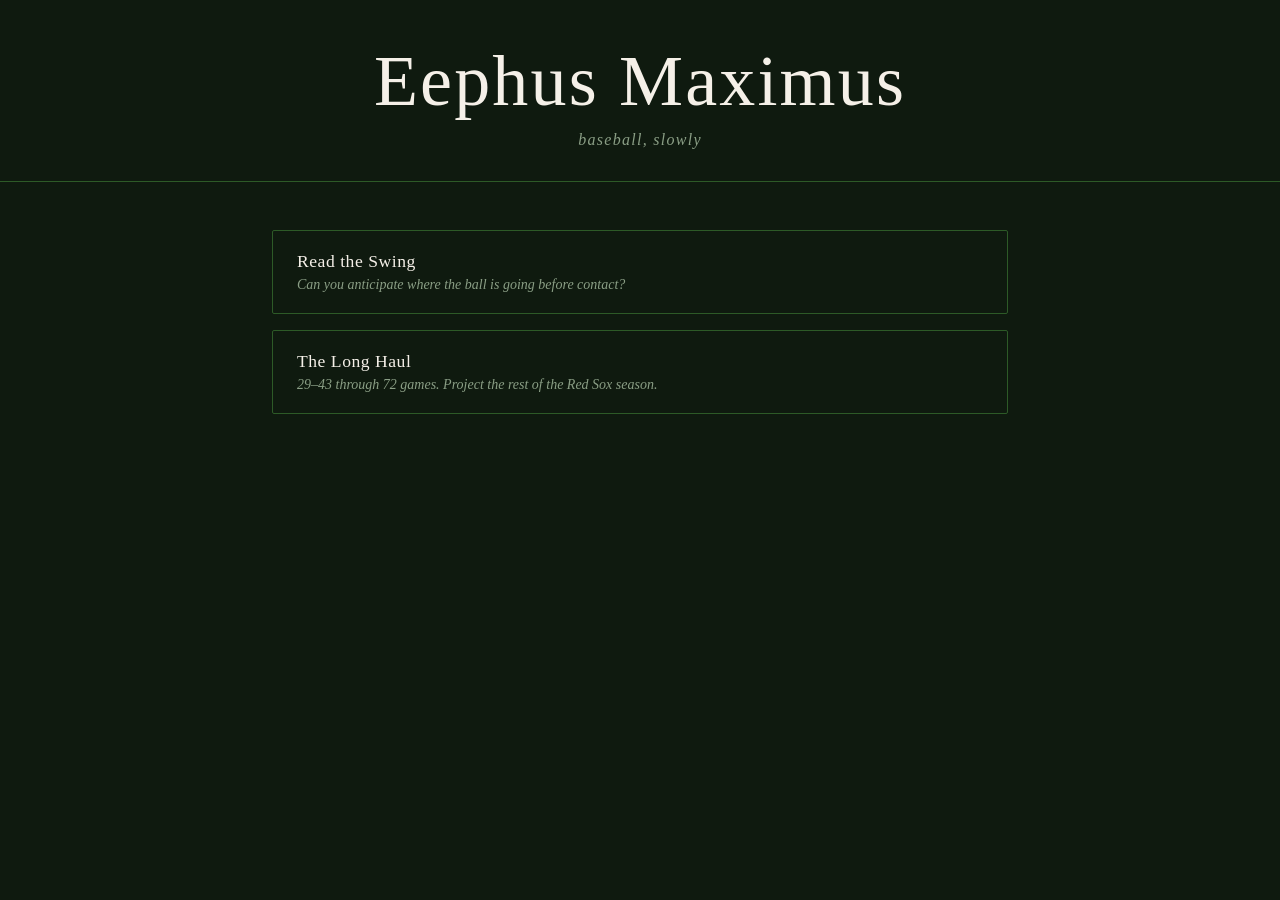
<file: index.html>
<!DOCTYPE html>
<html lang="en">
<head>
  <meta charset="UTF-8" />
  <meta name="viewport" content="width=device-width, initial-scale=1.0" />
  <title>Eephus Maximus</title>
  <link rel="stylesheet" href="style.css" />
</head>
<body>
  <header>
    <h1>Eephus Maximus</h1>
    <p class="tagline">baseball, slowly</p>
  </header>

  <main>
    <nav class="projects">
      <a href="/anticipation/" class="project-card">
        <span class="project-title">Read the Swing</span>
        <span class="project-desc">Can you anticipate where the ball is going before contact?</span>
      </a>
      <a href="/win-pace/" class="project-card">
        <span class="project-title">The Long Haul</span>
        <span class="project-desc">29–43 through 72 games. Project the rest of the Red Sox season.</span>
      </a>
    </nav>
  </main>
</body>
</html>
</file>
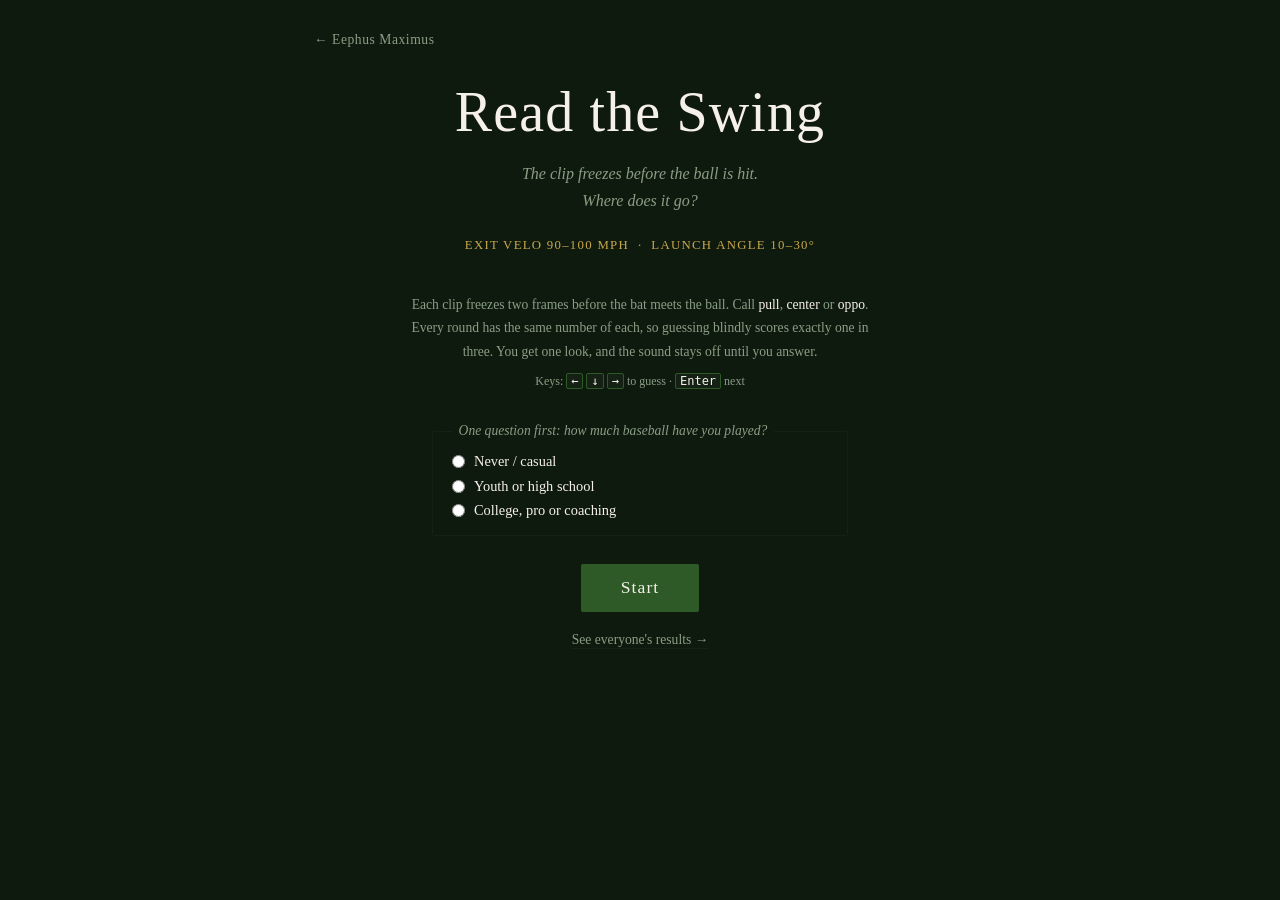
<file: anticipation/index.html>
<!DOCTYPE html>
<html lang="en">
<head>
  <meta charset="UTF-8" />
  <meta name="viewport" content="width=device-width, initial-scale=1.0" />
  <title>Read the Swing — Eephus Maximus</title>
  <link rel="stylesheet" href="style.css" />
</head>
<body>

  <!-- START -->
  <div id="start-screen" class="screen">
    <a href="/" class="back-link">← Eephus Maximus</a>
    <h1>Read the Swing</h1>
    <p class="subtitle">
      The clip freezes before the ball is hit.<br>
      Where does it go?
    </p>
    <div class="criteria">
      Exit velo 90–100 mph &nbsp;·&nbsp; Launch angle 10–30°
    </div>
    <p class="howto">
      Each clip freezes two frames before the bat meets the ball.
      Call <b>pull</b>, <b>center</b> or <b>oppo</b>. Every round has the same number of each,
      so guessing blindly scores exactly one in three. You get one look, and the sound stays off
      until you answer.
      <span class="keys">Keys: <kbd>←</kbd> <kbd>↓</kbd> <kbd>→</kbd> to guess · <kbd>Enter</kbd> next</span>
    </p>

    <fieldset id="intake" class="intake hidden">
      <legend>One question first: how much baseball have you played?</legend>
      <label><input type="radio" name="exp" value="none"> Never / casual</label>
      <label><input type="radio" name="exp" value="youth"> Youth or high school</label>
      <label><input type="radio" name="exp" value="college"> College, pro or coaching</label>
    </fieldset>

    <button id="start-btn">Start</button>
    <a href="results.html" class="results-link">See everyone's results →</a>
  </div>

  <!-- GAME -->
  <div id="game-screen" class="screen hidden">
    <header class="game-header">
      <a href="/" class="back-link">← Eephus Maximus</a>
      <div class="progress-wrap">
        <div class="progress-bar-track">
          <div class="progress-bar-fill" id="progress-fill"></div>
        </div>
        <span id="progress-text"></span>
      </div>
      <div id="score-display">0 / 0</div>
    </header>

    <div class="video-wrap">
      <video id="play-video" playsinline muted preload="auto"></video>
      <button id="tap-to-play" class="tap-overlay hidden">▶ Tap to play</button>
      <div id="freeze-tag" class="hidden"></div>
    </div>

    <div class="batter-bar">
      <span><span id="batter-name"></span> <span id="batter-hand" class="hand"></span></span>
      <span id="matchup" class="muted"></span>
    </div>

    <div id="action-area">
      <div id="guess-section">
        <p class="prompt" id="prompt">Watch…</p>
        <div class="guess-buttons" id="guess-buttons"></div>
      </div>

      <div id="reveal-section" class="hidden">
        <div class="reveal-grid">
          <svg id="spray" viewBox="0 0 250 200" aria-label="Spray chart"></svg>
          <div class="reveal-text">
            <div id="result-line"></div>
            <div id="detail-line"></div>
            <div id="desc-line" class="muted"></div>
            <div id="practice-note"></div>
            <button id="next-btn">Next →</button>
          </div>
        </div>
      </div>
    </div>
  </div>

  <!-- COMPLETE -->
  <div id="complete-screen" class="screen hidden">
    <a href="/" class="back-link">← Eephus Maximus</a>
    <h2>Final Score</h2>
    <div id="final-score-display"></div>
    <div id="verdict-line" class="muted"></div>
    <div id="scout-line" class="muted"></div>
    <div id="emoji-line"></div>
    <div id="breakdown-table"></div>
    <div id="history-list"></div>
    <div class="complete-actions">
      <button id="replay-btn">Play Again</button>
      <a href="results.html" class="results-link">See everyone's results →</a>
    </div>
  </div>

  <script src="stats.js"></script>
  <script src="app.js"></script>
</body>
</html>
</file>
<file: style.css>
*, *::before, *::after {
  box-sizing: border-box;
  margin: 0;
  padding: 0;
}

:root {
  --bg: #0f1a0f;
  --surface: #162116;
  --green: #2d5a27;
  --cream: #f5f0e8;
  --muted: #8a9e85;
  --accent: #c8a84b;
}

body {
  background-color: var(--bg);
  color: var(--cream);
  font-family: 'Georgia', serif;
  min-height: 100vh;
}

header {
  border-bottom: 1px solid var(--green);
  padding: 2.5rem 2rem 2rem;
  text-align: center;
}

header h1 {
  font-size: clamp(2.4rem, 6vw, 4.5rem);
  letter-spacing: 0.03em;
  color: var(--cream);
  font-weight: normal;
}

header h1 span {
  color: var(--accent);
}

.tagline {
  margin-top: 0.5rem;
  color: var(--muted);
  font-style: italic;
  font-size: 1rem;
  letter-spacing: 0.08em;
}

main {
  max-width: 800px;
  margin: 0 auto;
  padding: 3rem 2rem;
}

.projects {
  display: flex;
  flex-direction: column;
  gap: 1rem;
}

.project-card {
  display: flex;
  flex-direction: column;
  gap: 0.3rem;
  padding: 1.25rem 1.5rem;
  border: 1px solid var(--green);
  border-radius: 2px;
  text-decoration: none;
  transition: background 0.12s;
}
.project-card:hover { background: var(--surface); }

.project-title {
  color: var(--cream);
  font-size: 1.1rem;
  letter-spacing: 0.03em;
}
.project-desc {
  color: var(--muted);
  font-style: italic;
  font-size: 0.875rem;
}
</file>
<file: anticipation/style.css>
*, *::before, *::after { box-sizing: border-box; margin: 0; padding: 0; }

:root {
  --bg:      #0f1a0f;
  --surface: #162116;
  --green:   #2d5a27;
  --cream:   #f5f0e8;
  --muted:   #8a9e85;
  --accent:  #c8a84b;
  --correct: #4caf50;
  --wrong:   #e53935;
}

body {
  background: var(--bg);
  color: var(--cream);
  font-family: 'Georgia', serif;
  min-height: 100vh;
  display: flex;
  align-items: stretch;
}

/* ── screens ── */
.screen {
  width: 100%;
  max-width: 700px;
  margin: 0 auto;
  padding: 2rem 1.5rem;
  display: flex;
  flex-direction: column;
  align-items: center;
}
.hidden { display: none !important; }

.back-link {
  align-self: flex-start;
  color: var(--muted);
  text-decoration: none;
  font-size: 0.85rem;
  letter-spacing: 0.04em;
  margin-bottom: 2rem;
}
.back-link:hover { color: var(--cream); }

/* ── start screen ── */
#start-screen h1 {
  font-size: clamp(2rem, 6vw, 3.5rem);
  font-weight: normal;
  letter-spacing: 0.02em;
  text-align: center;
  margin-bottom: 1rem;
}
.subtitle {
  text-align: center;
  line-height: 1.7;
  color: var(--muted);
  font-style: italic;
  margin-bottom: 1.5rem;
}
.criteria {
  font-size: 0.8rem;
  letter-spacing: 0.1em;
  color: var(--accent);
  text-transform: uppercase;
  margin-bottom: 2.5rem;
}
#start-btn, #replay-btn {
  background: var(--green);
  color: var(--cream);
  border: none;
  padding: 0.85rem 2.5rem;
  font-family: inherit;
  font-size: 1.1rem;
  letter-spacing: 0.06em;
  cursor: pointer;
  border-radius: 2px;
  transition: background 0.15s;
}
#start-btn:hover, #replay-btn:hover { background: #3d7a35; }

/* ── game header ── */
.game-header {
  width: 100%;
  display: flex;
  align-items: center;
  gap: 1rem;
  margin-bottom: 1rem;
}
.game-header .back-link { margin-bottom: 0; }
.progress-wrap {
  flex: 1;
  display: flex;
  flex-direction: column;
  gap: 4px;
}
.progress-bar-track {
  height: 3px;
  background: var(--surface);
  border-radius: 2px;
  overflow: hidden;
}
.progress-bar-fill {
  height: 100%;
  background: var(--accent);
  transition: width 0.3s ease;
  width: 0%;
}
#progress-text {
  font-size: 0.75rem;
  color: var(--muted);
  letter-spacing: 0.05em;
}
#score-display {
  font-size: 0.95rem;
  color: var(--accent);
  white-space: nowrap;
  min-width: 3.5rem;
  text-align: right;
}

/* ── video ── */
.video-wrap {
  width: 100%;
  position: relative;
  background: #000;
  border-radius: 2px;
  overflow: hidden;
  aspect-ratio: 16 / 9;
}
#play-video {
  width: 100%;
  height: 100%;
  object-fit: contain;
  display: block;
}
.tap-overlay {
  position: absolute;
  inset: 0;
  background: rgba(0,0,0,0.5);
  color: var(--cream);
  font-size: 1.5rem;
  border: none;
  cursor: pointer;
  font-family: inherit;
  display: flex;
  align-items: center;
  justify-content: center;
}

/* ── batter bar ── */
.batter-bar {
  width: 100%;
  display: flex;
  justify-content: space-between;
  align-items: baseline;
  padding: 0.5rem 0;
  border-bottom: 1px solid var(--surface);
  margin-bottom: 1.5rem;
  font-size: 0.9rem;
}
.muted { color: var(--muted); font-style: italic; }

/* ── action area ── */
#action-area {
  width: 100%;
  min-height: 9rem;
  display: flex;
  flex-direction: column;
  align-items: center;
  justify-content: center;
}

.prompt {
  color: var(--muted);
  font-style: italic;
  margin-bottom: 1rem;
  letter-spacing: 0.04em;
}

.guess-buttons {
  display: flex;
  gap: 1rem;
  width: 100%;
}
.guess-btn {
  flex: 1;
  padding: 1rem 0;
  background: var(--surface);
  color: var(--cream);
  border: 1px solid var(--green);
  font-family: inherit;
  font-size: 1rem;
  letter-spacing: 0.08em;
  cursor: pointer;
  border-radius: 2px;
  transition: background 0.12s, border-color 0.12s;
}
.guess-btn:hover { background: var(--green); }
.guess-btn:disabled { cursor: default; }
.guess-btn:disabled:not(.correct):not(.wrong):not(.correct-answer) { opacity: 0.45; }
.guess-btn:disabled:hover:not(.correct):not(.wrong) { background: var(--surface); }
.guess-btn.correct {
  background: var(--correct);
  border-color: var(--correct);
  color: #fff;
}
.guess-btn.wrong {
  background: var(--wrong);
  border-color: var(--wrong);
  color: #fff;
}
.guess-btn.correct-answer {
  border-color: var(--correct);
  color: var(--correct);
}

/* ── reveal ── */
#reveal-section {
  text-align: center;
  width: 100%;
}
#result-line {
  font-size: 1.5rem;
  margin-bottom: 0.4rem;
  letter-spacing: 0.04em;
}
#result-line.correct { color: var(--correct); }
#result-line.wrong   { color: var(--wrong); }
#detail-line {
  font-size: 0.85rem;
  margin-bottom: 1.5rem;
}
#next-btn {
  background: none;
  border: 1px solid var(--green);
  color: var(--cream);
  padding: 0.65rem 2rem;
  font-family: inherit;
  font-size: 0.95rem;
  letter-spacing: 0.06em;
  cursor: pointer;
  border-radius: 2px;
  transition: background 0.12s;
}
#next-btn:hover { background: var(--green); }

/* ── complete screen ── */
#complete-screen h2 {
  font-size: 2rem;
  font-weight: normal;
  margin-bottom: 1.5rem;
}
#final-score-display {
  font-size: 3.5rem;
  color: var(--accent);
  margin-bottom: 0.5rem;
}
#breakdown-table {
  width: 100%;
  max-width: 300px;
  margin: 1.5rem 0 1.5rem;
  border-top: 1px solid var(--green);
}
.breakdown-row {
  display: flex;
  justify-content: space-between;
  padding: 0.5rem 0;
  border-bottom: 1px solid var(--surface);
  font-size: 0.9rem;
}
.breakdown-row .dir { color: var(--muted); }
.breakdown-row .hits { color: var(--accent); }

@media (max-width: 480px) {
  .guess-btn { font-size: 0.9rem; padding: 0.85rem 0; }
  #final-score-display { font-size: 2.5rem; }
}

/* ── start: how-to ── */
.howto {
  max-width: 30rem;
  text-align: center;
  font-size: 0.85rem;
  line-height: 1.7;
  color: var(--muted);
  margin-bottom: 2rem;
}
.howto b { color: var(--cream); font-weight: normal; }
.howto .keys { display: block; margin-top: 0.5rem; font-size: 0.75rem; }
kbd {
  background: var(--surface);
  border: 1px solid var(--green);
  border-radius: 2px;
  padding: 0 4px;
  font-family: monospace;
  color: var(--cream);
}

/* ── freeze tag ── */
#guess-section { width: 100%; display: flex; flex-direction: column; align-items: center; }
#freeze-tag {
  position: absolute;
  z-index: 2;
  top: 0.6rem;
  left: 50%;
  transform: translateX(-50%);
  background: rgba(15, 26, 15, 0.85);
  border: 1px solid var(--accent);
  color: var(--accent);
  font-size: 0.75rem;
  letter-spacing: 0.1em;
  text-transform: uppercase;
  padding: 0.3rem 0.8rem;
  border-radius: 2px;
  pointer-events: none;
}

/* ── batter bar extras ── */
.hand {
  font-size: 0.7rem;
  letter-spacing: 0.1em;
  color: var(--accent);
  border: 1px solid var(--accent);
  border-radius: 2px;
  padding: 0 0.3rem;
  margin-left: 0.35rem;
  vertical-align: 2px;
}
.batter-bar { gap: 1rem; }
#matchup { text-align: right; font-size: 0.8rem; }

/* ── guess buttons: field-side sublabel ── */
.guess-btn .side {
  display: block;
  font-size: 0.68rem;
  color: var(--muted);
  font-style: italic;
  letter-spacing: 0.04em;
  margin-top: 0.2rem;
}
.guess-btn.correct .side,
.guess-btn.wrong .side { color: rgba(255,255,255,0.8); }

/* ── reveal: spray chart ── */
.reveal-grid {
  display: flex;
  align-items: center;
  gap: 1.5rem;
  text-align: left;
}
#spray { width: 180px; flex-shrink: 0; }
#spray .field      { fill: var(--surface); stroke: var(--green); stroke-width: 1; }
#spray .infield    { fill: none; stroke: var(--muted); stroke-width: 0.8; opacity: 0.5; }
#spray .divider    { stroke: var(--muted); stroke-width: 0.6; stroke-dasharray: 3 3; }
#spray .zone-right { fill: var(--correct); opacity: 0.22; }
#spray .zone-wrong { fill: var(--wrong); opacity: 0.18; }
#spray .flight     { stroke: var(--accent); stroke-width: 1.2; stroke-dasharray: 2 2; }
#spray .ball       { fill: var(--accent); stroke: var(--bg); stroke-width: 1.5; }
#spray .zone-label { fill: var(--muted); font-size: 11px; text-anchor: middle; font-family: Georgia, serif; }
.reveal-text { flex: 1; }
.reveal-text #next-btn { margin-top: 0.25rem; }
#detail-line { color: var(--cream); margin-bottom: 0.4rem; }
#desc-line { font-size: 0.8rem; line-height: 1.5; margin-bottom: 1rem; }

/* ── complete: baseline + history ── */
#emoji-line { margin-top: 1rem; font-size: 0.9rem; letter-spacing: 1px; text-align: center; word-break: break-all; }
#history-list { width: 100%; max-width: 360px; margin-bottom: 2.5rem; font-size: 0.82rem; }
.history-row { display: flex; justify-content: space-between; padding: 0.3rem 0; border-bottom: 1px solid var(--surface); }
.history-row.ok span:first-child   { color: var(--correct); }
.history-row.miss span:first-child { color: var(--wrong); }

@media (max-width: 480px) {
  .reveal-grid { flex-direction: column; text-align: center; gap: 0.75rem; }
  #spray { width: 160px; }
  .batter-bar { flex-direction: column; gap: 0.15rem; }
  #matchup { text-align: left; }
}

/* ── start: experience question + results link ── */
.intake {
  border: 1px solid var(--surface);
  border-radius: 2px;
  padding: 0.9rem 1.2rem 1rem;
  margin-bottom: 1.75rem;
  display: flex;
  flex-direction: column;
  gap: 0.45rem;
  font-size: 0.9rem;
  max-width: 26rem;
  width: 100%;
}
.intake legend { color: var(--muted); font-style: italic; padding: 0 0.4rem; font-size: 0.85rem; }
.intake label { cursor: pointer; display: flex; gap: 0.55rem; align-items: center; }
.intake input { accent-color: var(--accent); }
.intake.needs-answer { border-color: var(--accent); }
.results-link {
  margin-top: 1.25rem;
  color: var(--muted);
  font-size: 0.85rem;
  text-decoration: none;
  border-bottom: 1px solid var(--surface);
}
.results-link:hover { color: var(--cream); }
.complete-actions { display: flex; flex-direction: column; align-items: center; }
#verdict-line, #scout-line { text-align: center; font-size: 0.85rem; max-width: 28rem; line-height: 1.6; }
#scout-line { margin-top: 0.6rem; }

/* ── warm-up round ── */
#practice-note { font-size: 0.8rem; color: var(--accent); line-height: 1.5; margin: -0.4rem 0 0.9rem; }
#practice-note:empty { display: none; }
</file>
